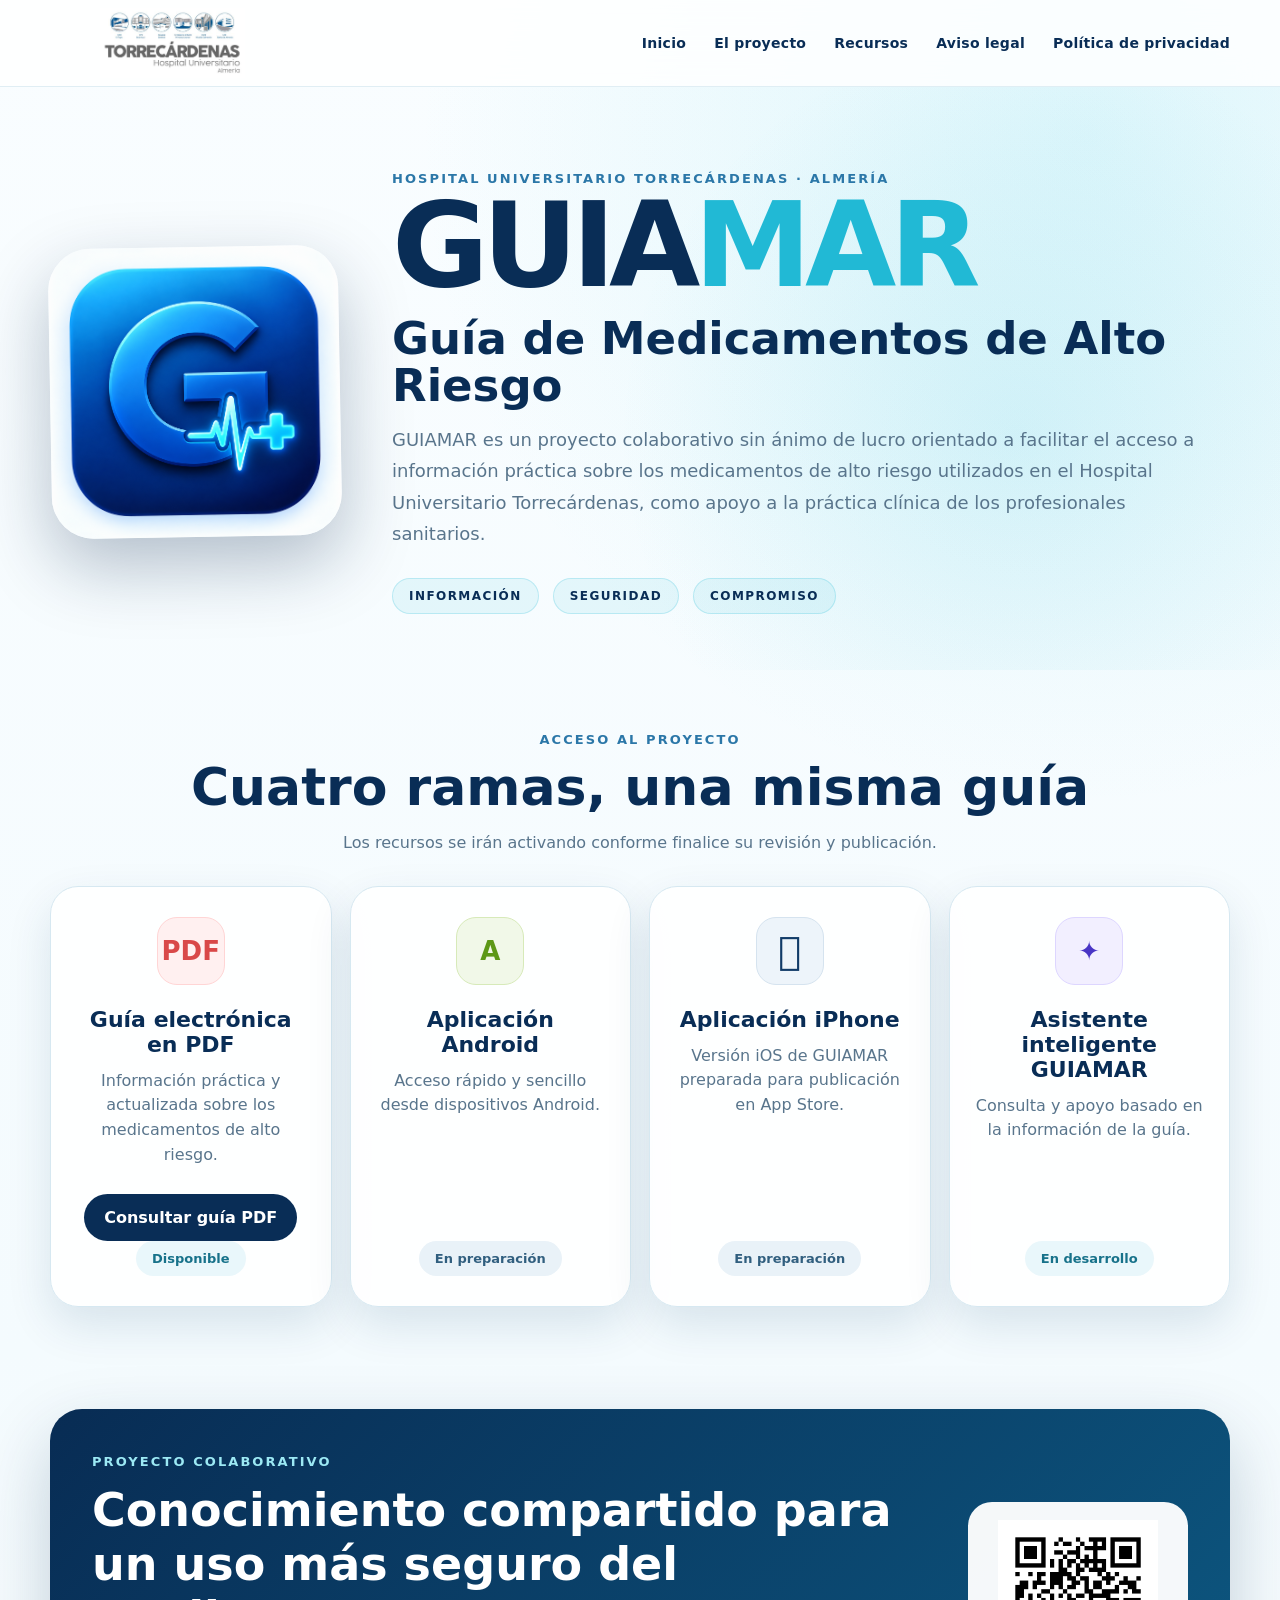
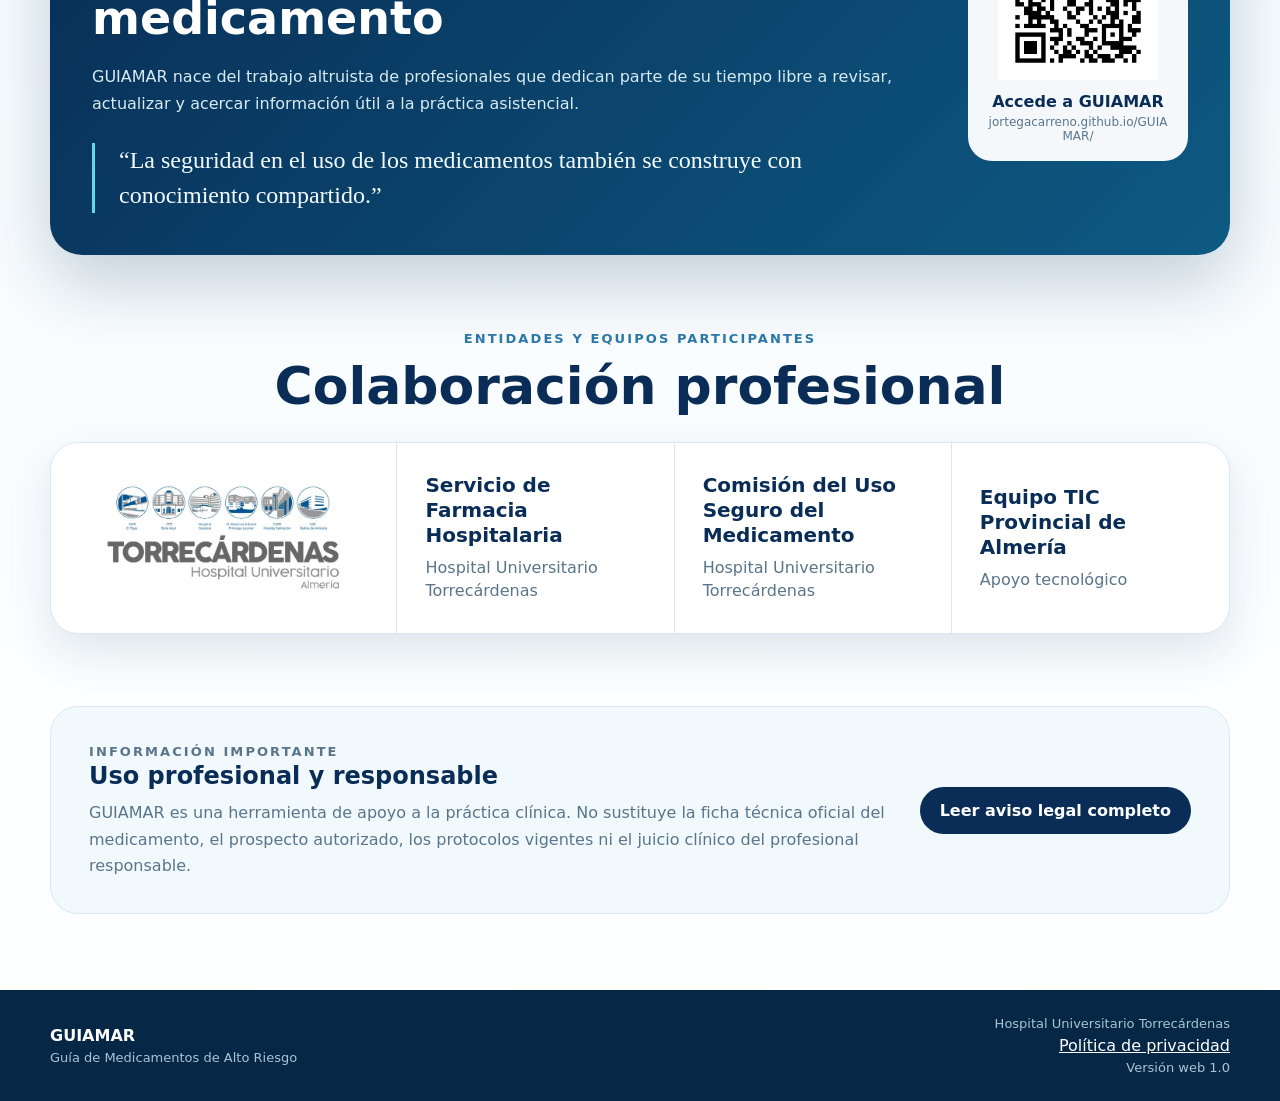
<file: index.html>
<!doctype html>
<html lang="es">
<head>
  <meta charset="utf-8">
  <meta name="viewport" content="width=device-width, initial-scale=1">
  <meta name="description" content="GUIAMAR - Guía de Medicamentos de Alto Riesgo del Hospital Universitario Torrecárdenas.">
  <title>GUIAMAR · Guía de Medicamentos de Alto Riesgo</title>
  <link rel="icon" href="assets/icono.png">
  <link rel="stylesheet" href="style.css">
</head>
<body>
  <header class="site-header">
    <div class="container nav-wrap">
      <a class="brand-mini" href="#inicio" aria-label="Inicio GUIAMAR">
        <img src="assets/hut-logo.jpg" alt="Hospital Universitario Torrecárdenas">
      </a>
      <nav class="nav" aria-label="Navegación principal">
        <a href="#inicio">Inicio</a><a href="#proyecto">El proyecto</a><a href="#recursos">Recursos</a><a href="aviso-legal.html">Aviso legal</a><a href="politica-privacidad.html">Política de privacidad</a>
      </nav>
    </div>
  </header>

  <main>
    <section id="inicio" class="hero">
      <div class="container hero-grid">
        <div class="hero-logo-card"><img src="assets/icono.png" alt="Icono GUIAMAR"></div>
        <div class="hero-copy">
          <p class="eyebrow">Hospital Universitario Torrecárdenas · Almería</p>
          <h1>GUIA<span>MAR</span></h1>
          <h2>Guía de Medicamentos de Alto Riesgo</h2>
          <p class="lead">GUIAMAR es un proyecto colaborativo sin ánimo de lucro orientado a facilitar el acceso a información práctica sobre los medicamentos de alto riesgo utilizados en el Hospital Universitario Torrecárdenas, como apoyo a la práctica clínica de los profesionales sanitarios.</p>
          <div class="hero-tags"><span>Información</span><span>Seguridad</span><span>Compromiso</span></div>
        </div>
      </div>
    </section>

    <section id="recursos" class="resources">
      <div class="container">
        <div class="section-heading"><p class="eyebrow">Acceso al proyecto</p><h2>Cuatro ramas, una misma guía</h2><p>Los recursos se irán activando conforme finalice su revisión y publicación.</p></div>
        <div class="resource-grid">
          <article class="resource-card">
  <div class="resource-icon pdf">PDF</div>

  <h3>Guía electrónica en PDF</h3>

  <p>
    Información práctica y actualizada sobre los medicamentos de alto riesgo.
  </p>

  <a
    class="button"
    href="assets/Pdf/Guiamar.pdf"
    target="_blank"
    rel="noopener">
    Consultar guía PDF
  </a>

  <span class="status status-dev">Disponible</span>
</article>
          <article class="resource-card"><div class="resource-icon android">A</div><h3>Aplicación Android</h3><p>Acceso rápido y sencillo desde dispositivos Android.</p><span class="status status-pending">En preparación</span></article>
          <article class="resource-card"><div class="resource-icon apple"></div><h3>Aplicación iPhone</h3><p>Versión iOS de GUIAMAR preparada para publicación en App Store.</p><span class="status status-pending">En preparación</span></article>
          <article class="resource-card"><div class="resource-icon ai">✦</div><h3>Asistente inteligente GUIAMAR</h3><p>Consulta y apoyo basado en la información de la guía.</p><span class="status status-dev">En desarrollo</span></article>
        </div>
      </div>
    </section>

    <section id="proyecto" class="project">
      <div class="container project-card">
        <div class="project-copy"><p class="eyebrow">Proyecto colaborativo</p><h2>Conocimiento compartido para un uso más seguro del medicamento</h2><p>GUIAMAR nace del trabajo altruista de profesionales que dedican parte de su tiempo libre a revisar, actualizar y acercar información útil a la práctica asistencial.</p><blockquote>“La seguridad en el uso de los medicamentos también se construye con conocimiento compartido.”</blockquote></div>
        <div class="project-qr"><img src="assets/guiamar-qr.png" alt="Código QR de acceso a GUIAMAR"><strong>Accede a GUIAMAR</strong><span>jortegacarreno.github.io/GUIAMAR/</span></div>
      </div>
    </section>

    <section class="collab">
      <div class="container">
        <div class="section-heading compact"><p class="eyebrow">Entidades y equipos participantes</p><h2>Colaboración profesional</h2></div>
        <div class="collab-grid">
          <div class="collab-logo"><img src="assets/hut-logo.jpg" alt="Hospital Universitario Torrecárdenas"></div>
          <div class="collab-item"><strong>Servicio de Farmacia Hospitalaria</strong><span>Hospital Universitario Torrecárdenas</span></div>
          <div class="collab-item"><strong>Comisión del Uso Seguro del Medicamento</strong><span>Hospital Universitario Torrecárdenas</span></div>
          <div class="collab-item"><strong>Equipo TIC Provincial de Almería</strong><span>Apoyo tecnológico</span></div>
        </div>
      </div>
    </section>

    <section class="notice">
      <div class="container notice-card"><div><p class="eyebrow">Información importante</p><h2>Uso profesional y responsable</h2><p>GUIAMAR es una herramienta de apoyo a la práctica clínica. No sustituye la ficha técnica oficial del medicamento, el prospecto autorizado, los protocolos vigentes ni el juicio clínico del profesional responsable.</p></div><a class="button" href="aviso-legal.html">Leer aviso legal completo</a></div>
    </section>
  </main>

  <footer class="site-footer"><div class="container footer-grid"><div><strong>GUIAMAR</strong><span>Guía de Medicamentos de Alto Riesgo</span></div><div class="footer-right"><span>Hospital Universitario Torrecárdenas</span><a href="politica-privacidad.html">Política de privacidad</a><span>Versión web 1.0</span></div></div></footer>
</body>
</html>
</file>
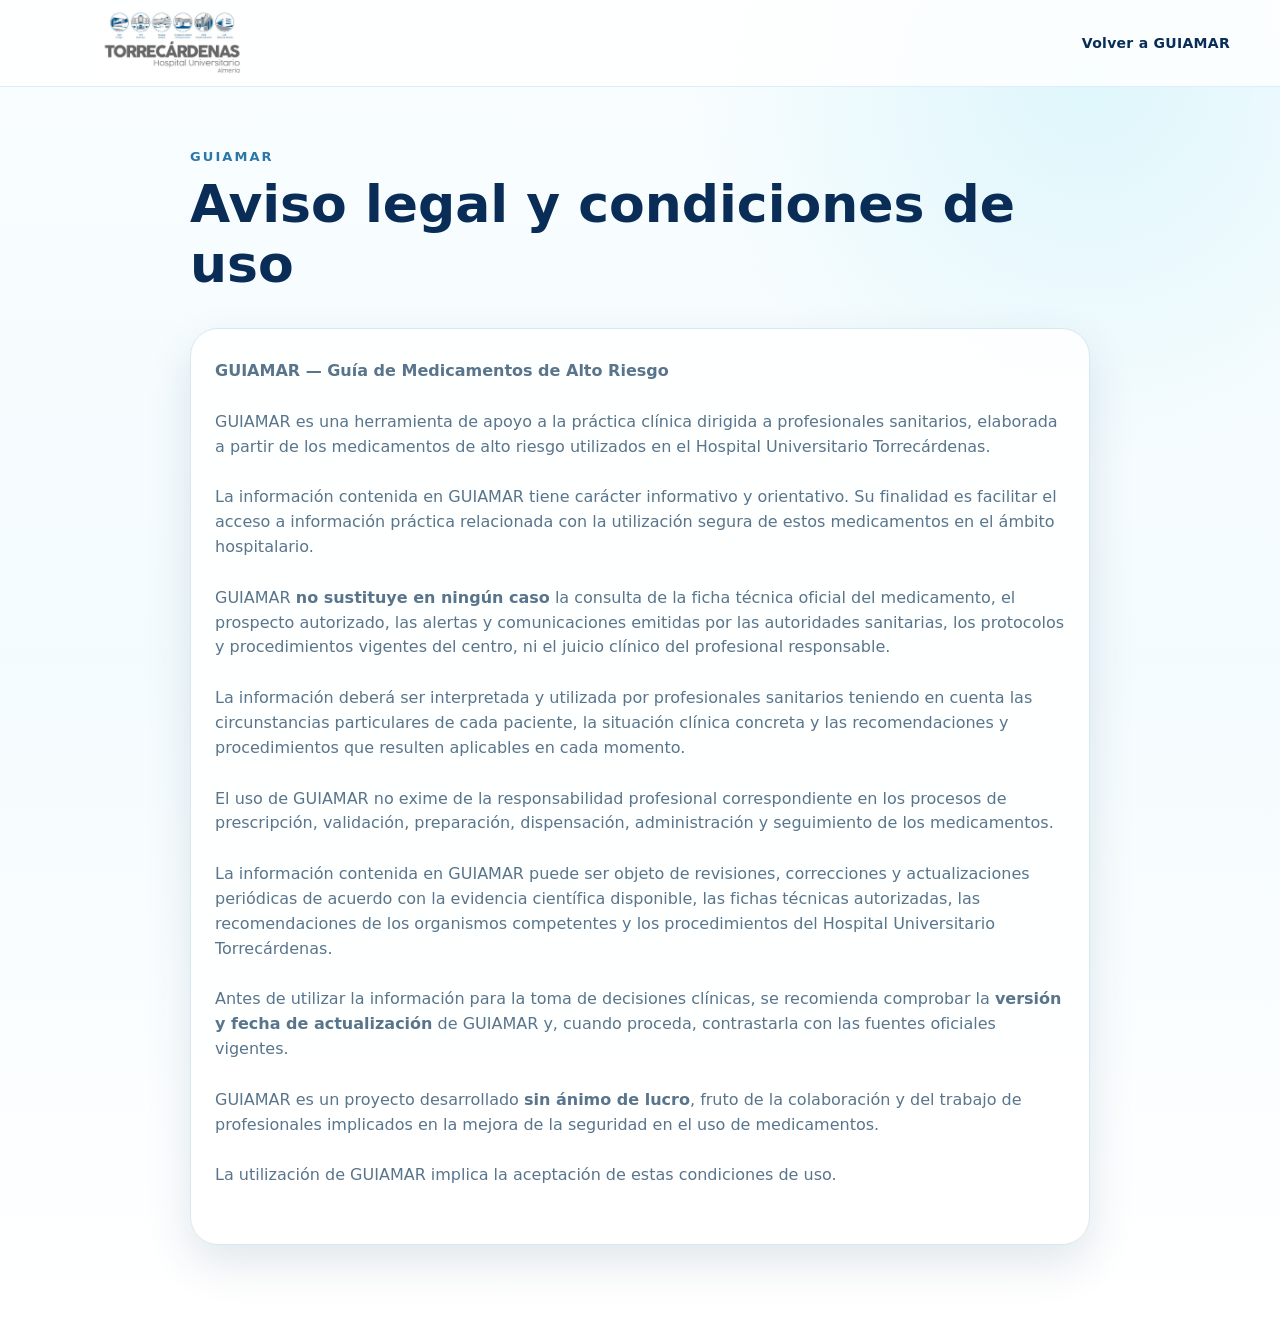
<file: aviso-legal.html>
<!doctype html>
<html lang="es"><head><meta charset="utf-8"><meta name="viewport" content="width=device-width,initial-scale=1"><title>Aviso legal · GUIAMAR</title><link rel="icon" href="assets/guiamar-icon.png"><link rel="stylesheet" href="style.css"></head>
<body><header class="site-header"><div class="container nav-wrap"><a class="brand-mini" href="index.html"><img src="assets/hut-logo.jpg" alt="Hospital Universitario Torrecárdenas"></a><nav class="nav"><a href="index.html">Volver a GUIAMAR</a></nav></div></header>
<main><section class="resources"><div class="container" style="max-width:900px"><div class="section-heading" style="text-align:left"><p class="eyebrow">GUIAMAR</p><h2>Aviso legal y condiciones de uso</h2></div><article class="resource-card" style="align-items:stretch;text-align:left;min-height:0"><p><strong>GUIAMAR — Guía de Medicamentos de Alto Riesgo</strong></p><p>GUIAMAR es una herramienta de apoyo a la práctica clínica dirigida a profesionales sanitarios, elaborada a partir de los medicamentos de alto riesgo utilizados en el Hospital Universitario Torrecárdenas.</p><p>La información contenida en GUIAMAR tiene carácter informativo y orientativo. Su finalidad es facilitar el acceso a información práctica relacionada con la utilización segura de estos medicamentos en el ámbito hospitalario.</p><p>GUIAMAR <strong>no sustituye en ningún caso</strong> la consulta de la ficha técnica oficial del medicamento, el prospecto autorizado, las alertas y comunicaciones emitidas por las autoridades sanitarias, los protocolos y procedimientos vigentes del centro, ni el juicio clínico del profesional responsable.</p><p>La información deberá ser interpretada y utilizada por profesionales sanitarios teniendo en cuenta las circunstancias particulares de cada paciente, la situación clínica concreta y las recomendaciones y procedimientos que resulten aplicables en cada momento.</p><p>El uso de GUIAMAR no exime de la responsabilidad profesional correspondiente en los procesos de prescripción, validación, preparación, dispensación, administración y seguimiento de los medicamentos.</p><p>La información contenida en GUIAMAR puede ser objeto de revisiones, correcciones y actualizaciones periódicas de acuerdo con la evidencia científica disponible, las fichas técnicas autorizadas, las recomendaciones de los organismos competentes y los procedimientos del Hospital Universitario Torrecárdenas.</p><p>Antes de utilizar la información para la toma de decisiones clínicas, se recomienda comprobar la <strong>versión y fecha de actualización</strong> de GUIAMAR y, cuando proceda, contrastarla con las fuentes oficiales vigentes.</p><p>GUIAMAR es un proyecto desarrollado <strong>sin ánimo de lucro</strong>, fruto de la colaboración y del trabajo de profesionales implicados en la mejora de la seguridad en el uso de medicamentos.</p><p>La utilización de GUIAMAR implica la aceptación de estas condiciones de uso.</p></article></div></section></main></body></html>
</file>
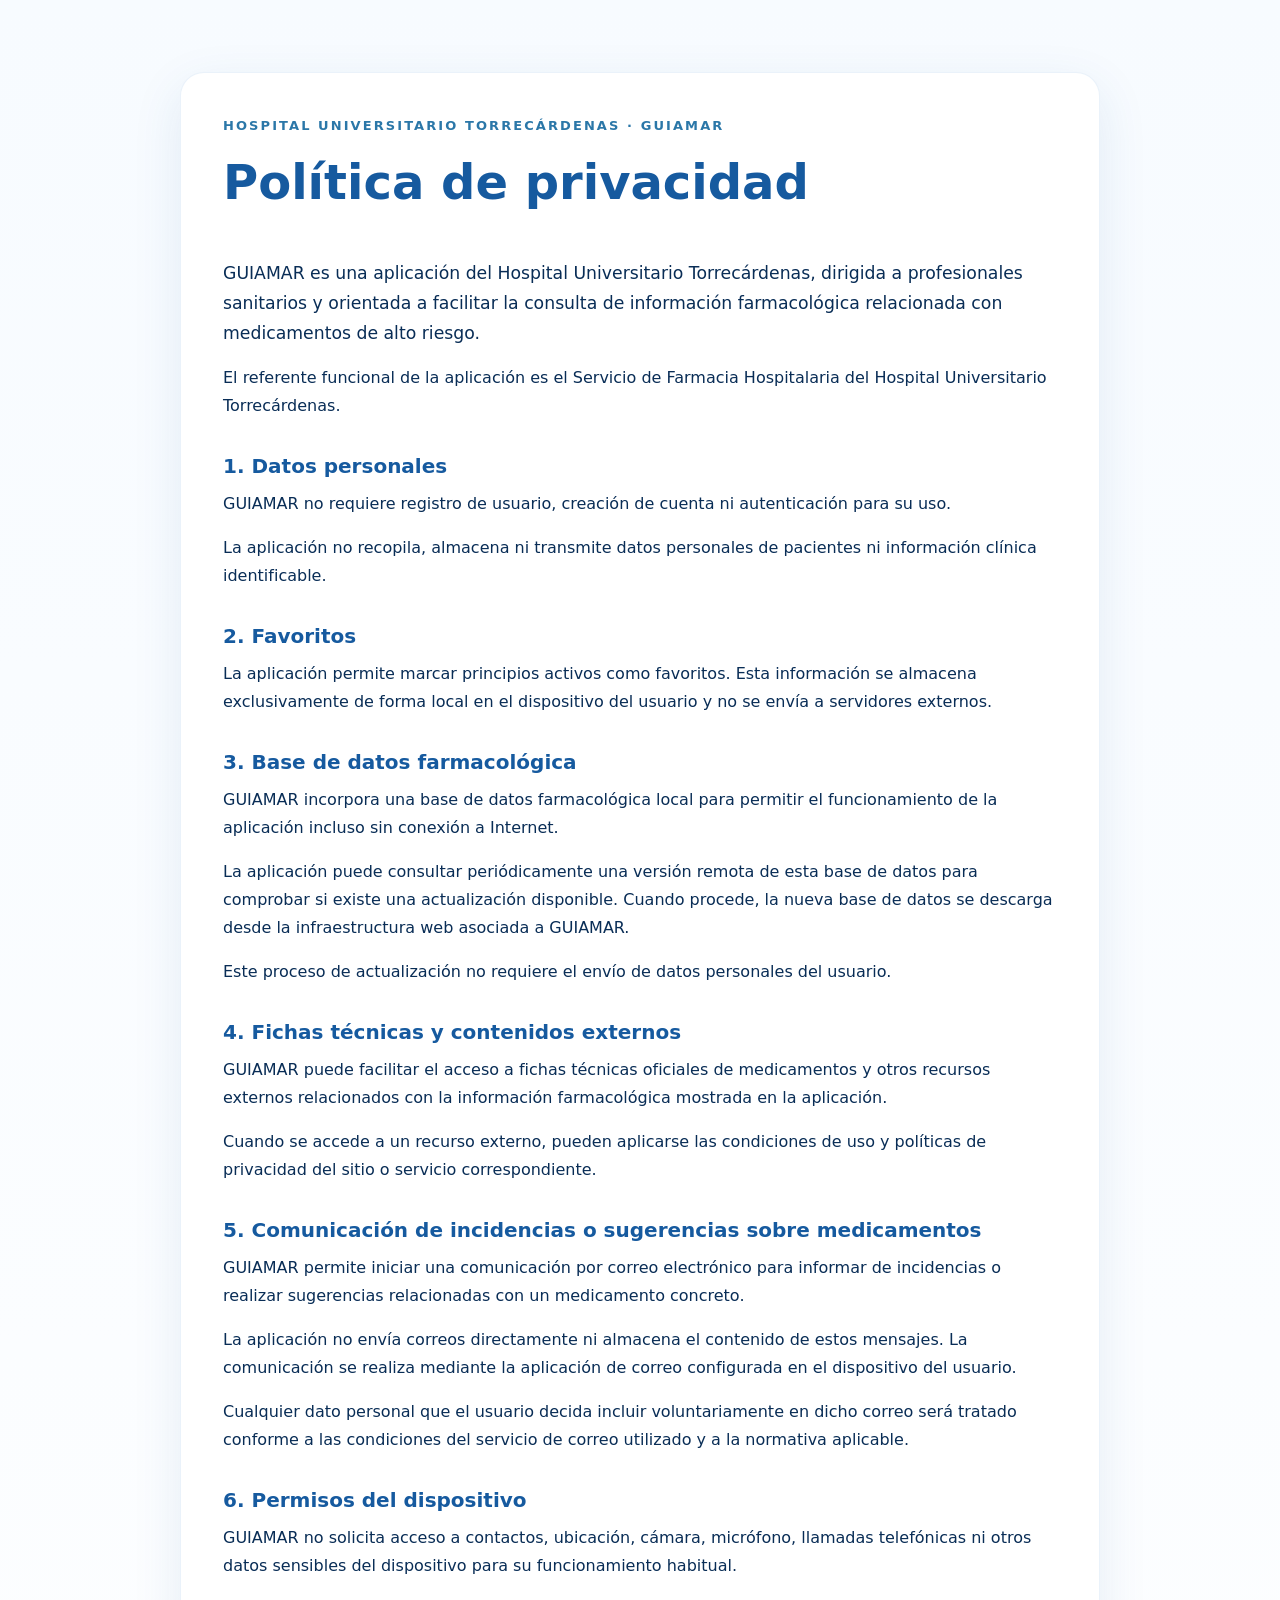
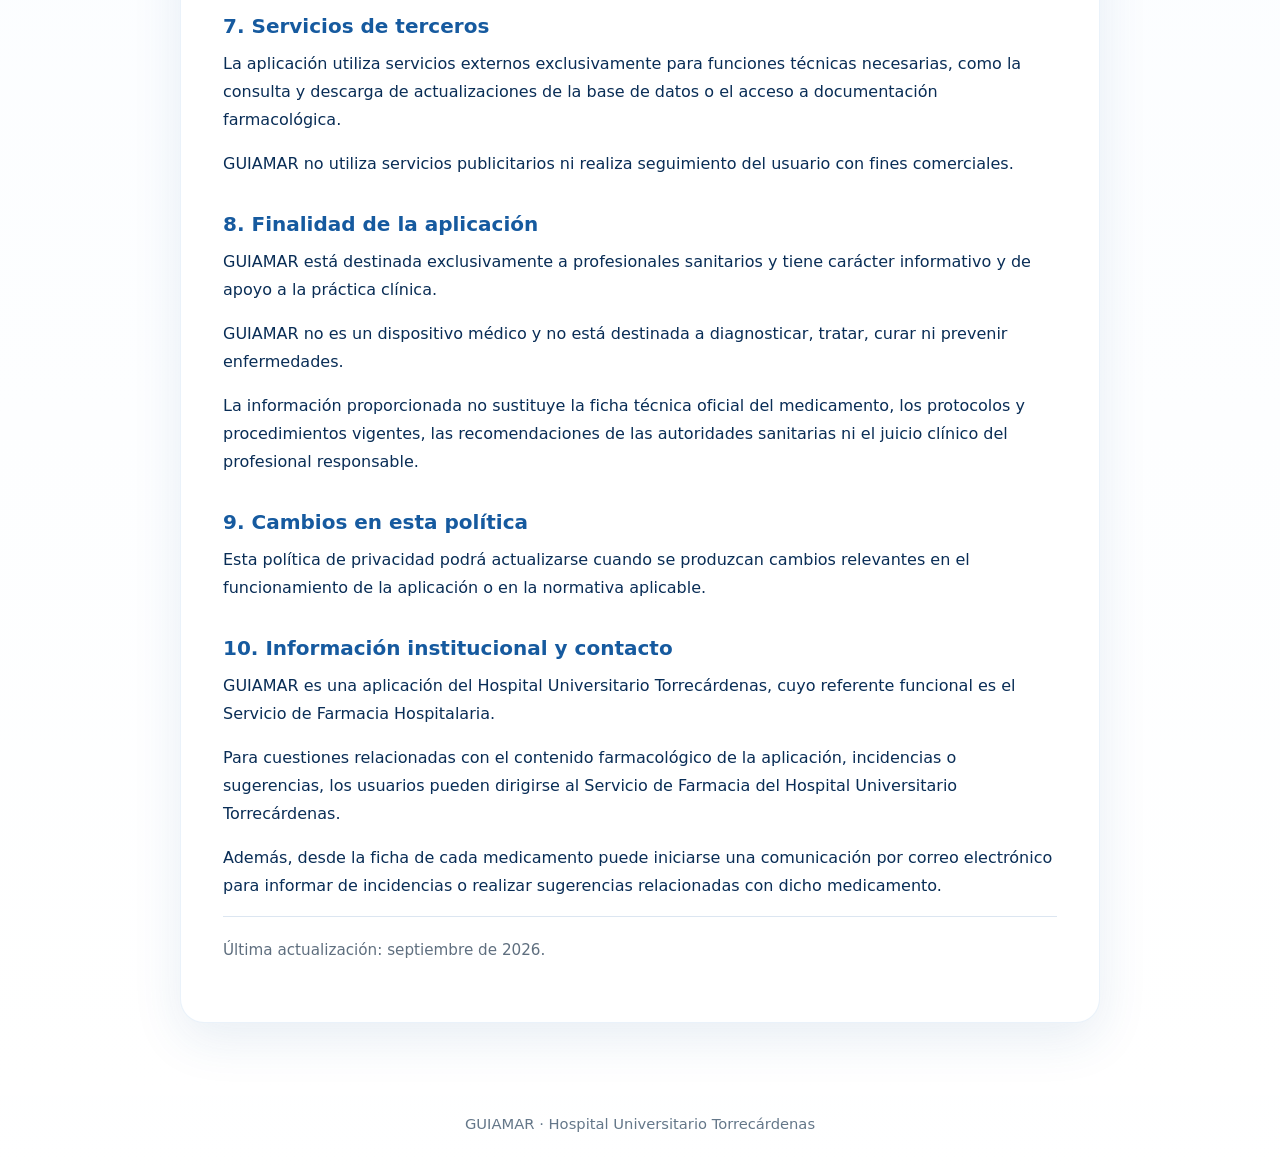
<file: politica-privacidad.html>
<!doctype html>
<html lang="es">
<head>
  <meta charset="utf-8">
  <meta name="viewport" content="width=device-width, initial-scale=1">
  <meta name="description" content="Política de privacidad de GUIAMAR - Hospital Universitario Torrecárdenas.">
  <title>Política de privacidad · GUIAMAR</title>
  <link rel="icon" href="assets/icono.png">
  <link rel="stylesheet" href="style.css">

  <style>
    .legal-page {
      padding: 72px 0;
      background: linear-gradient(180deg, #f7fbff 0%, #ffffff 100%);
    }
    .legal-card {
      max-width: 920px;
      margin: 0 auto;
      background: #ffffff;
      border-radius: 24px;
      padding: 42px;
      box-shadow: 0 16px 50px rgba(25, 86, 145, 0.10);
      border: 1px solid rgba(50, 130, 200, 0.10);
    }
    .legal-card h1 {
      margin-top: 0;
      color: #165a9f;
      font-size: clamp(2rem, 4vw, 3rem);
    }
    .legal-card h2 {
      margin-top: 34px;
      margin-bottom: 12px;
      color: #165a9f;
      font-size: 1.25rem;
    }
    .legal-card p {
      line-height: 1.75;
      margin: 0 0 16px;
    }
    .legal-intro { font-size: 1.08rem; }
    .legal-meta {
      margin-top: 36px;
      padding-top: 20px;
      border-top: 1px solid rgba(22, 90, 159, 0.15);
      color: #5f6f7f;
      font-size: 0.95rem;
    }
    .back-row { margin-bottom: 24px; }
    .back-row a { text-decoration: none; }
    @media (max-width: 700px) {
      .legal-page { padding: 34px 0; }
      .legal-card { padding: 26px 20px; border-radius: 18px; }
    }
  </style>
</head>

<body>
  

  <main>
    <section class="legal-page">
      <div class="container">
        

        <article class="legal-card">
          <p class="eyebrow">Hospital Universitario Torrecárdenas · GUIAMAR</p>
          <h1>Política de privacidad</h1>

          <p class="legal-intro">
            GUIAMAR es una aplicación del Hospital Universitario Torrecárdenas,
            dirigida a profesionales sanitarios y orientada a facilitar la consulta
            de información farmacológica relacionada con medicamentos de alto riesgo.
          </p>

          <p>
            El referente funcional de la aplicación es el Servicio de Farmacia
            Hospitalaria del Hospital Universitario Torrecárdenas.
          </p>

          <h2>1. Datos personales</h2>
          <p>GUIAMAR no requiere registro de usuario, creación de cuenta ni autenticación para su uso.</p>
          <p>La aplicación no recopila, almacena ni transmite datos personales de pacientes ni información clínica identificable.</p>

          <h2>2. Favoritos</h2>
          <p>La aplicación permite marcar principios activos como favoritos. Esta información se almacena exclusivamente de forma local en el dispositivo del usuario y no se envía a servidores externos.</p>

          <h2>3. Base de datos farmacológica</h2>
          <p>GUIAMAR incorpora una base de datos farmacológica local para permitir el funcionamiento de la aplicación incluso sin conexión a Internet.</p>
          <p>La aplicación puede consultar periódicamente una versión remota de esta base de datos para comprobar si existe una actualización disponible. Cuando procede, la nueva base de datos se descarga desde la infraestructura web asociada a GUIAMAR.</p>
          <p>Este proceso de actualización no requiere el envío de datos personales del usuario.</p>

          <h2>4. Fichas técnicas y contenidos externos</h2>
          <p>GUIAMAR puede facilitar el acceso a fichas técnicas oficiales de medicamentos y otros recursos externos relacionados con la información farmacológica mostrada en la aplicación.</p>
          <p>Cuando se accede a un recurso externo, pueden aplicarse las condiciones de uso y políticas de privacidad del sitio o servicio correspondiente.</p>

          <h2>5. Comunicación de incidencias o sugerencias sobre medicamentos</h2>
          <p>GUIAMAR permite iniciar una comunicación por correo electrónico para informar de incidencias o realizar sugerencias relacionadas con un medicamento concreto.</p>
          <p>La aplicación no envía correos directamente ni almacena el contenido de estos mensajes. La comunicación se realiza mediante la aplicación de correo configurada en el dispositivo del usuario.</p>
          <p>Cualquier dato personal que el usuario decida incluir voluntariamente en dicho correo será tratado conforme a las condiciones del servicio de correo utilizado y a la normativa aplicable.</p>

          <h2>6. Permisos del dispositivo</h2>
          <p>GUIAMAR no solicita acceso a contactos, ubicación, cámara, micrófono, llamadas telefónicas ni otros datos sensibles del dispositivo para su funcionamiento habitual.</p>

          <h2>7. Servicios de terceros</h2>
          <p>La aplicación utiliza servicios externos exclusivamente para funciones técnicas necesarias, como la consulta y descarga de actualizaciones de la base de datos o el acceso a documentación farmacológica.</p>
          <p>GUIAMAR no utiliza servicios publicitarios ni realiza seguimiento del usuario con fines comerciales.</p>

          <h2>8. Finalidad de la aplicación</h2>
          <p>GUIAMAR está destinada exclusivamente a profesionales sanitarios y tiene carácter informativo y de apoyo a la práctica clínica.</p>
          <p>GUIAMAR no es un dispositivo médico y no está destinada a diagnosticar, tratar, curar ni prevenir enfermedades.</p>
          <p>La información proporcionada no sustituye la ficha técnica oficial del medicamento, los protocolos y procedimientos vigentes, las recomendaciones de las autoridades sanitarias ni el juicio clínico del profesional responsable.</p>

          <h2>9. Cambios en esta política</h2>
          <p>Esta política de privacidad podrá actualizarse cuando se produzcan cambios relevantes en el funcionamiento de la aplicación o en la normativa aplicable.</p>

          <h2>10. Información institucional y contacto</h2>
          <p>GUIAMAR es una aplicación del Hospital Universitario Torrecárdenas, cuyo referente funcional es el Servicio de Farmacia Hospitalaria.</p>
          <p>Para cuestiones relacionadas con el contenido farmacológico de la aplicación, incidencias o sugerencias, los usuarios pueden dirigirse al Servicio de Farmacia del Hospital Universitario Torrecárdenas.</p>
          <p>Además, desde la ficha de cada medicamento puede iniciarse una comunicación por correo electrónico para informar de incidencias o realizar sugerencias relacionadas con dicho medicamento.</p>

          <p class="legal-meta">Última actualización: septiembre de 2026.</p>
        </article>
      </div>
    </section>
  </main>

  
  <div style="max-width:920px;margin:20px auto 40px;text-align:center;color:#647789;font-size:.92rem;">
    GUIAMAR · Hospital Universitario Torrecárdenas
  </div>

</body>
</html>
</file>
<file: style.css>
:root{--ink:#092d56;--ink2:#164f7d;--accent:#21b9d5;--accent2:#63d8eb;--soft:#eef7fb;--line:#d6e8f1;--muted:#59758c;--white:#fff;--shadow:0 18px 45px rgba(12,56,95,.12);--radius:28px}*{box-sizing:border-box}html{scroll-behavior:smooth}body{margin:0;font-family:Inter,ui-sans-serif,system-ui,-apple-system,BlinkMacSystemFont,"Segoe UI",sans-serif;color:var(--ink);background:radial-gradient(circle at 85% 5%,rgba(99,216,235,.18),transparent 24%),linear-gradient(180deg,#f9fdff 0%,#f4fbfe 50%,#fff 100%)}img{max-width:100%;display:block}a{color:inherit}.container{width:min(1180px,calc(100% - 40px));margin:0 auto}.site-header{position:sticky;top:0;z-index:20;backdrop-filter:blur(18px);background:rgba(255,255,255,.82);border-bottom:1px solid rgba(214,232,241,.75)}.nav-wrap{display:flex;align-items:center;justify-content:space-between;min-height:86px;gap:28px}.brand-mini img{width:245px;max-height:70px;object-fit:contain}.nav{display:flex;gap:28px;font-size:14px;font-weight:700;letter-spacing:.02em}.nav a{text-decoration:none;position:relative}.nav a:after{content:"";position:absolute;left:0;right:100%;bottom:-7px;height:2px;background:var(--accent);transition:.25s}.nav a:hover:after{right:0}.hero{position:relative;overflow:hidden;padding:84px 0 56px}.hero:after{content:"";position:absolute;right:-12vw;bottom:-180px;width:65vw;height:65vw;border-radius:50%;background:radial-gradient(circle,rgba(33,185,213,.12) 0%,rgba(33,185,213,0) 68%)}.hero-grid{position:relative;z-index:2;display:grid;grid-template-columns:290px 1fr;gap:52px;align-items:center}.hero-logo-card{border-radius:42px;overflow:hidden;box-shadow:0 28px 70px rgba(2,33,70,.28);transform:rotate(-1deg)}.hero-logo-card img{aspect-ratio:1/1;object-fit:cover}.eyebrow{margin:0 0 10px;color:#2b77a8;font-size:13px;font-weight:800;text-transform:uppercase;letter-spacing:.16em}.hero h1{margin:0;font-size:clamp(64px,10vw,118px);line-height:.84;letter-spacing:-.055em;color:var(--ink)}.hero h1 span{color:var(--accent)}.hero h2{margin:20px 0 14px;font-size:clamp(28px,4vw,45px);line-height:1.05}.lead{max-width:830px;margin:0;color:var(--muted);font-size:18px;line-height:1.75}.hero-tags{display:flex;gap:14px;flex-wrap:wrap;margin-top:28px}.hero-tags span{padding:10px 16px;border-radius:999px;background:rgba(33,185,213,.09);border:1px solid rgba(33,185,213,.22);font-size:12px;font-weight:800;letter-spacing:.12em;text-transform:uppercase}.resources{padding:62px 0 72px}.section-heading{text-align:center;margin-bottom:34px}.section-heading h2{margin:0;font-size:clamp(32px,5vw,52px)}.section-heading p:last-child{color:var(--muted)}.section-heading.compact{margin-bottom:26px}.resource-grid{display:grid;grid-template-columns:repeat(4,1fr);gap:18px}.resource-card{min-height:340px;padding:30px 24px;display:flex;flex-direction:column;align-items:center;text-align:center;background:rgba(255,255,255,.9);border:1px solid var(--line);border-radius:var(--radius);box-shadow:var(--shadow);transition:transform .25s,box-shadow .25s}.resource-card:hover{transform:translateY(-6px);box-shadow:0 24px 58px rgba(12,56,95,.16)}.resource-icon{width:68px;height:68px;display:grid;place-items:center;border-radius:20px;margin-bottom:22px;font-weight:900;font-size:26px}.resource-icon.pdf{color:#d94848;background:#fff0f0;border:1px solid #ffd5d5}.resource-icon.android{color:#5d9816;background:#f1f8e8;border:1px solid #d7eab9}.resource-icon.apple{color:#113b68;background:#edf4fa;border:1px solid #d5e3ef;font-size:38px}.resource-icon.ai{color:#4935c5;background:#f2efff;border:1px solid #ddd6ff}.resource-card h3{margin:0 0 12px;font-size:22px}.resource-card p{color:var(--muted);line-height:1.55;margin:0 0 26px}.status{margin-top:auto;padding:10px 16px;border-radius:999px;font-size:13px;font-weight:800}.status-pending{background:#e9f2f8;color:#315f7f}.status-dev{background:#e9f7fb;color:#17728a}.project{padding:30px 0 76px}.project-card{display:grid;grid-template-columns:1fr 220px;gap:42px;align-items:center;padding:42px;border-radius:32px;background:linear-gradient(135deg,#082c54,#0d5a83);color:#fff;box-shadow:0 28px 70px rgba(6,45,80,.22)}.project-card .eyebrow{color:#9ce9f4}.project-card h2{margin:0 0 18px;font-size:clamp(30px,4vw,46px)}.project-card p{color:#d7ebf3;line-height:1.7}blockquote{margin:26px 0 0;padding-left:24px;border-left:3px solid var(--accent2);font-family:Georgia,serif;font-size:24px;line-height:1.45;color:#f4fbff}.project-qr{padding:18px;border-radius:24px;background:rgba(255,255,255,.96);color:var(--ink);text-align:center}.project-qr img{width:160px;margin:0 auto 12px}.project-qr strong,.project-qr span{display:block}.project-qr span{margin-top:4px;color:var(--muted);font-size:12px;word-break:break-all}.collab{padding:0 0 72px}.collab-grid{display:grid;grid-template-columns:1.25fr repeat(3,1fr);border-radius:28px;overflow:hidden;border:1px solid var(--line);background:#fff;box-shadow:var(--shadow)}.collab-logo,.collab-item{min-height:190px;display:flex;flex-direction:column;justify-content:center;padding:28px;border-right:1px solid var(--line)}.collab-logo img{max-height:120px;object-fit:contain}.collab-item:last-child{border-right:none}.collab-item strong{font-size:20px;line-height:1.25}.collab-item span{margin-top:8px;color:var(--muted);line-height:1.45}.notice{padding:0 0 76px}.notice-card{display:flex;align-items:center;justify-content:space-between;gap:30px;padding:34px 38px;border-radius:28px;background:#f2f9fc;border:1px solid var(--line)}.notice-card h2{margin:0 0 10px}.notice-card p{margin:0;color:var(--muted);line-height:1.65;max-width:800px}.button{flex:0 0 auto;padding:14px 20px;border-radius:999px;background:var(--ink);color:#fff;text-decoration:none;font-weight:800}.site-footer{background:#062746;color:#fff;padding:26px 0}.footer-grid{display:flex;justify-content:space-between;gap:22px;align-items:center}.footer-grid>div{display:flex;flex-direction:column;gap:5px}.footer-grid span{color:#a8c4d5;font-size:13px}.footer-right{text-align:right}@media(max-width:980px){.hero-grid{grid-template-columns:210px 1fr;gap:34px}.resource-grid{grid-template-columns:repeat(2,1fr)}.collab-grid{grid-template-columns:repeat(2,1fr)}.collab-logo,.collab-item{border-bottom:1px solid var(--line)}}@media(max-width:720px){.nav-wrap{min-height:74px}.brand-mini img{width:185px}.nav{display:none}.hero{padding-top:46px}.hero-grid{grid-template-columns:1fr}.hero-logo-card{width:180px}.hero h1{font-size:clamp(64px,18vw,92px)}.resource-grid{grid-template-columns:1fr}.project-card{grid-template-columns:1fr;padding:28px}.project-qr{max-width:220px}.collab-grid{grid-template-columns:1fr}.collab-logo,.collab-item{border-right:0}.notice-card{flex-direction:column;align-items:flex-start}.footer-grid{flex-direction:column;align-items:flex-start}.footer-right{text-align:left}}
</file>
